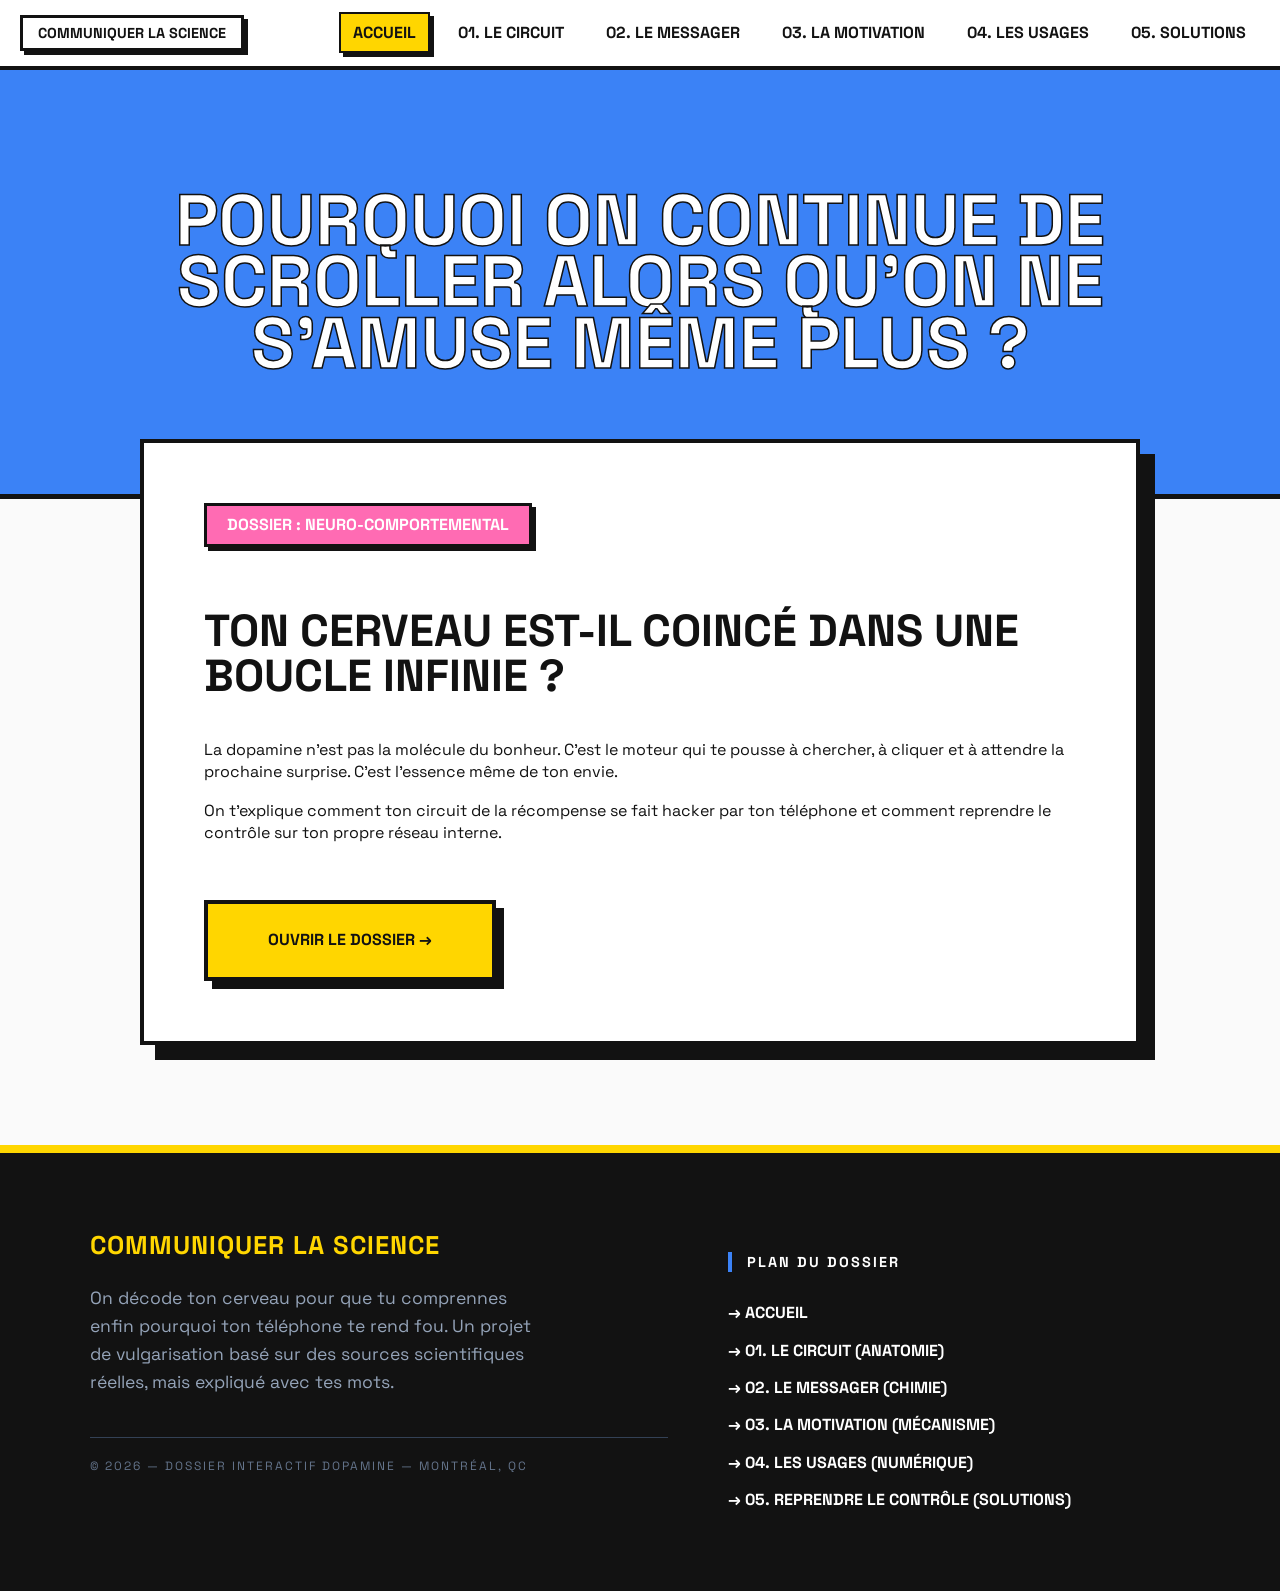
<file: index.html>
<!DOCTYPE html>
<html lang="fr">
<head>
    <meta charset="UTF-8">
    <title>COMMUNIQUER LA SCIENCE | Accueil</title>
    <style>
        @import url('https://fonts.googleapis.com/css2?family=Space+Grotesk:wght@500;700;800&display=swap');
        :root { --bg: #fafafa; --yellow: #FFD600; --blue: #3b82f6; --pink: #FF6BB3; --dark: #121212; }
        body { font-family: 'Space Grotesk', sans-serif; background-color: var(--bg); margin: 0; color: var(--dark); line-height: 1.4; }
        nav { background: white; border-bottom: 4px solid var(--dark); padding: 15px 20px; display: flex; justify-content: space-between; align-items: center; position: sticky; top: 0; z-index: 1000; }
        .nav-brand { font-weight: 800; text-transform: uppercase; border: 3px solid var(--dark); padding: 5px 15px; box-shadow: 4px 4px 0 var(--dark); background: white; font-size: 0.9rem; }
        .nav-menu a { text-decoration: none; color: var(--dark); font-weight: 700; margin-left: 10px; padding: 8px 12px; border: 2px solid transparent; }
        .nav-menu a.active { background: var(--yellow); border: 2px solid var(--dark); box-shadow: 4px 4px 0 var(--dark); }
        .hero { padding: 120px 20px; text-align: center; background: var(--blue); color: white; border-bottom: 5px solid var(--dark); }
        .hero h1 { font-size: 4.5rem; margin: 0; line-height: 0.85; text-transform: uppercase; -webkit-text-stroke: 1.5px var(--dark); }
        .container { max-width: 1000px; margin: -60px auto 100px auto; padding: 0 20px; }
        .main-card { background: white; border: 4px solid var(--dark); padding: 60px; box-shadow: 15px 15px 0 var(--dark); }
        .tag { display: inline-block; background: var(--pink); color: white; padding: 8px 20px; font-weight: 800; border: 3px solid var(--dark); margin-bottom: 25px; box-shadow: 4px 4px 0 var(--dark); text-transform: uppercase; }
        h2 { font-size: 2.8rem; line-height: 1; margin-bottom: 40px; text-transform: uppercase; }
        .btn { display: inline-block; background: var(--yellow); color: var(--dark); padding: 25px 60px; font-weight: 900; text-decoration: none; border: 4px solid var(--dark); box-shadow: 8px 8px 0 var(--dark); text-transform: uppercase; margin-top: 40px; transition: 0.2s; }
        footer { background: var(--dark); color: white; padding: 60px 20px; border-top: 5px solid var(--yellow); margin-top: 80px; }
    </style>
</head>
<body>
    <nav>
        <span class="nav-brand">Communiquer la science</span>
        <div class="nav-menu">
    <a href="index.html" class="active">ACCUEIL</a>
    <a href="anatomie.html">01. LE CIRCUIT</a>
    <a href="chimie.html">02. LE MESSAGER</a>
    <a href="mecanisme.html">03. LA MOTIVATION</a>
    <a href="addiction.html">04. LES USAGES</a>
    <a href="solutions.html">05. SOLUTIONS</a> </div>
    </nav>
<header class="hero">
    <h1>POURQUOI ON CONTINUE DE SCROLLER ALORS QU’ON NE S’AMUSE MÊME PLUS ?</h1></header>
    <main class="container">
        <div class="main-card">
    <span class="tag">Dossier : Neuro-comportemental</span>
    <h2>Ton cerveau est-il coincé dans une boucle infinie ?</h2>
    <p>La dopamine n'est pas la molécule du bonheur. C'est le moteur qui te pousse à chercher, à cliquer et à attendre la prochaine surprise. C'est l'essence même de ton envie.</p>
    <p>On t'explique comment ton circuit de la récompense se fait hacker par ton téléphone et comment reprendre le contrôle sur ton propre réseau interne.</p>
    <a href="anatomie.html" class="btn">Ouvrir le dossier →</a>
</div>
    </main>
    <footer style="background: var(--dark); color: white; padding: 80px 20px; border-top: 8px solid var(--yellow); margin-top: 100px;">
    <div style="max-width: 1100px; margin: 0 auto; display: grid; grid-template-columns: 1.5fr 1.2fr; gap: 60px;">
        
        <div>
            <h3 style="text-transform: uppercase; color: var(--yellow); font-size: 1.6rem; margin-top: 0; letter-spacing: 1px; line-height: 1;">Communiquer la science</h3>
            <p style="color: #94a3b8; font-size: 1.1rem; line-height: 1.6; max-width: 450px; margin-top: 20px;">
                On décode ton cerveau pour que tu comprennes enfin pourquoi ton téléphone te rend fou. Un projet de vulgarisation basé sur des sources scientifiques réelles, mais expliqué avec tes mots.
            </p>
            <div style="margin-top: 40px; font-size: 0.75rem; color: #64748b; text-transform: uppercase; letter-spacing: 2px; border-top: 1px solid #334155; padding-top: 20px;">
                © 2026 — Dossier Interactif Dopamine — Montréal, QC
            </div>
        </div>

        <div>
            <h4 style="text-transform: uppercase; font-size: 0.9rem; letter-spacing: 2px; color: white; margin-bottom: 30px; border-left: 4px solid var(--blue); padding-left: 15px;">Plan du dossier</h4>
            <div style="display: grid; grid-template-columns: 1fr; gap: 15px;">
                <a href="index.html" style="color: white; text-decoration: none; font-weight: 700; font-size: 1rem; transition: 0.2s;" onmouseover="this.style.color='var(--yellow)'" onmouseout="this.style.color='white'">→ ACCUEIL</a>
                
                <a href="anatomie.html" style="color: white; text-decoration: none; font-weight: 700; font-size: 1rem; transition: 0.2s;" onmouseover="this.style.color='var(--green)'" onmouseout="this.style.color='white'">→ 01. LE CIRCUIT (ANATOMIE)</a>
                
                <a href="chimie.html" style="color: white; text-decoration: none; font-weight: 700; font-size: 1rem; transition: 0.2s;" onmouseover="this.style.color='var(--purple)'" onmouseout="this.style.color='white'">→ 02. LE MESSAGER (CHIMIE)</a>
                
                <a href="mecanisme.html" style="color: white; text-decoration: none; font-weight: 700; font-size: 1rem; transition: 0.2s;" onmouseover="this.style.color='var(--orange)'" onmouseout="this.style.color='white'">→ 03. LA MOTIVATION (MÉCANISME)</a>
                
                <a href="addiction.html" style="color: white; text-decoration: none; font-weight: 700; font-size: 1rem; transition: 0.2s;" onmouseover="this.style.color='var(--pink)'" onmouseout="this.style.color='white'">→ 04. LES USAGES (NUMÉRIQUE)</a>
                
                <a href="solutions.html" style="color: white; text-decoration: none; font-weight: 700; font-size: 1rem; transition: 0.2s;" onmouseover="this.style.color='var(--yellow)'" onmouseout="this.style.color='white'">→ 05. REPRENDRE LE CONTRÔLE (SOLUTIONS)</a>
            </div>
        </div>
    </div>
</footer>
</body>
</html>
</file>
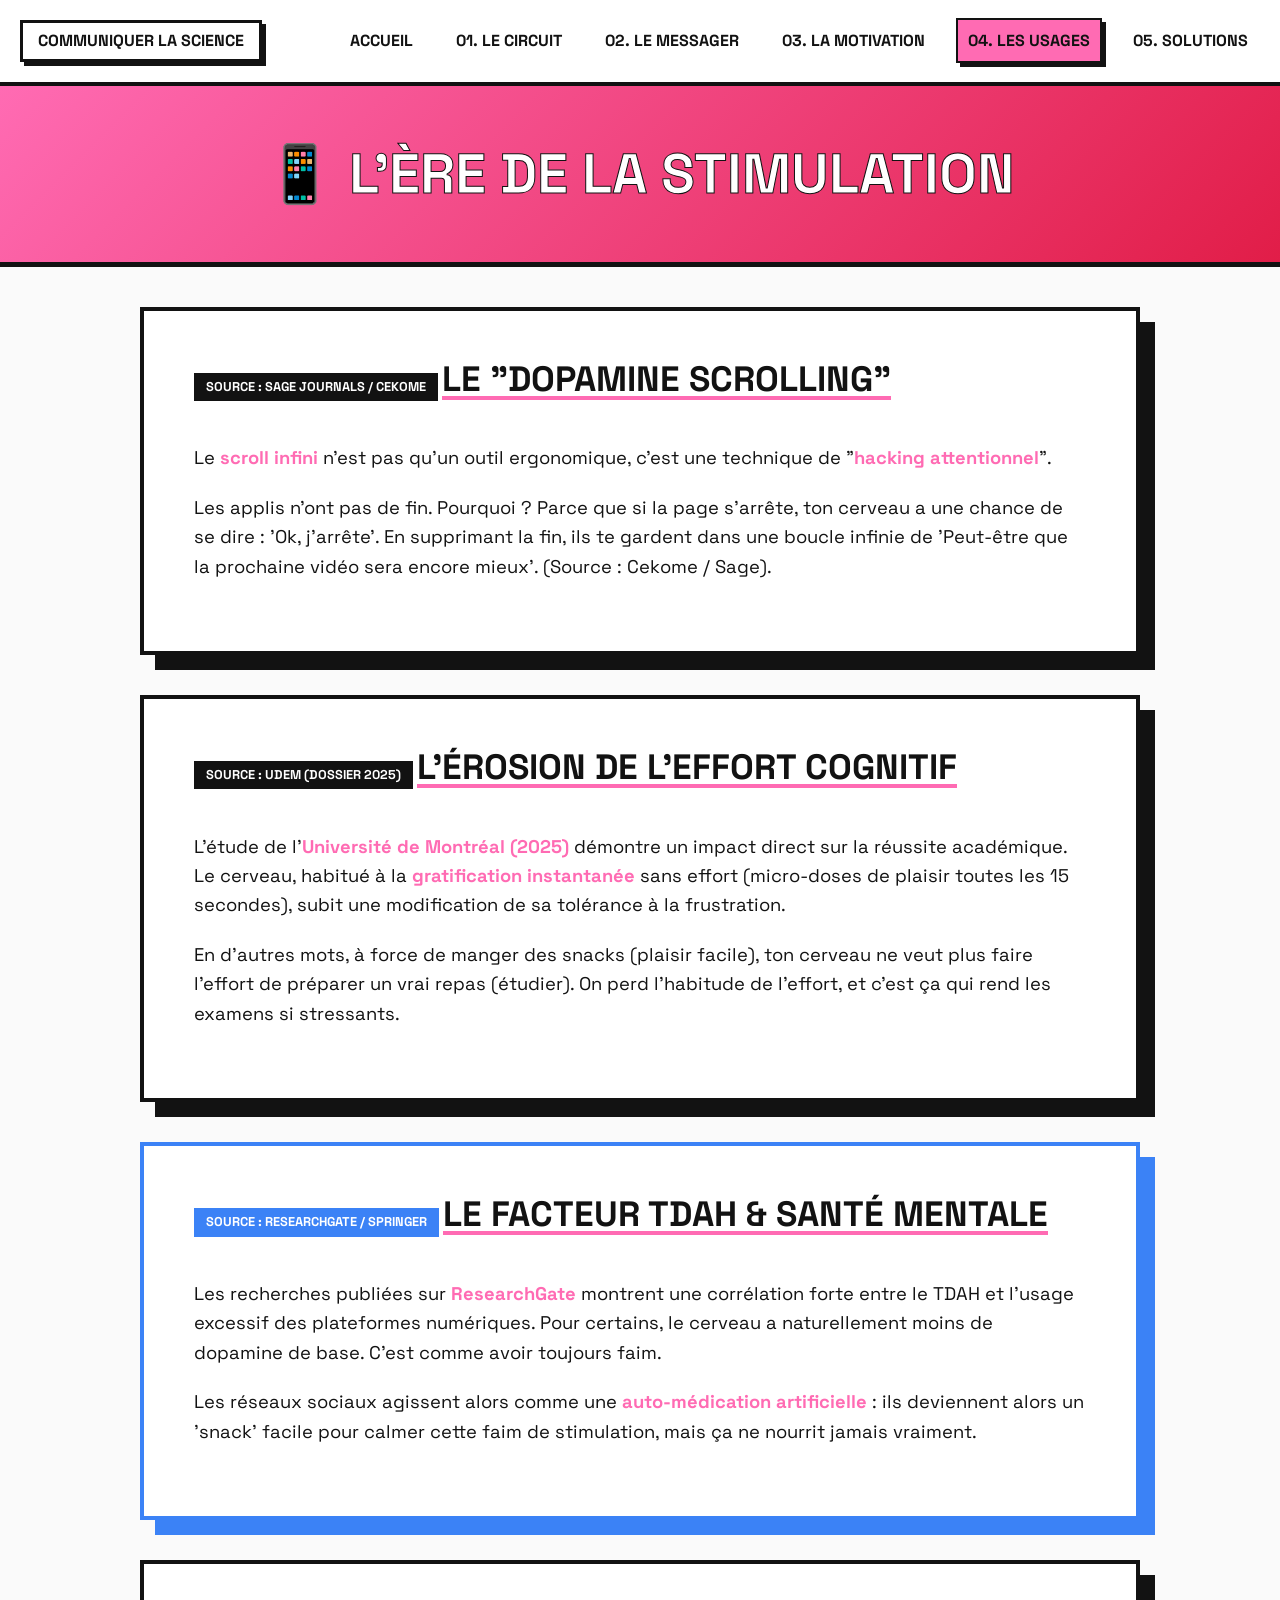
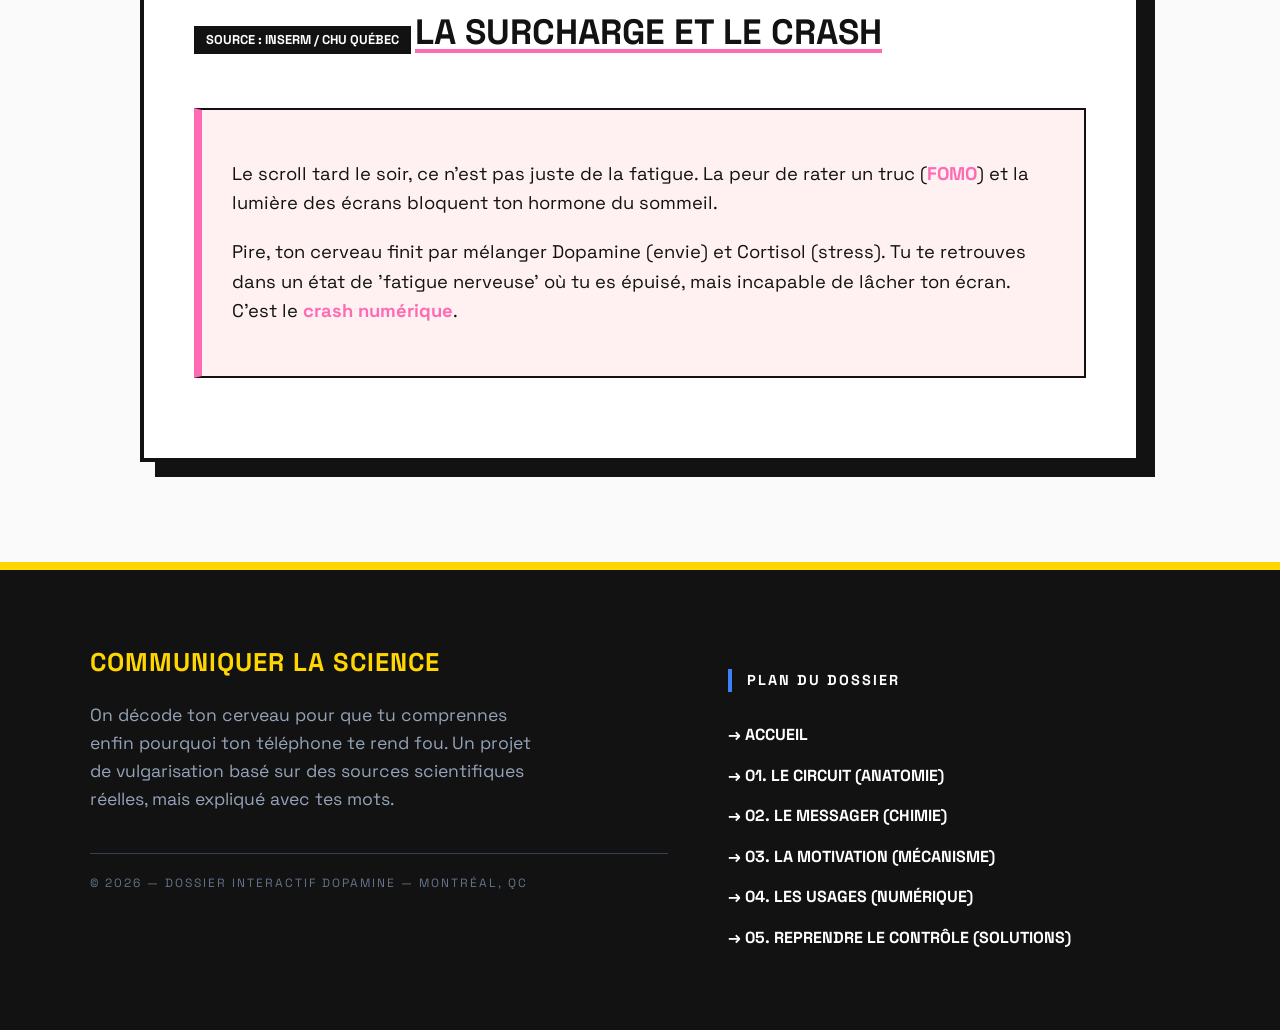
<file: addiction.html>
<!DOCTYPE html>
<html lang="fr">
<head>
    <meta charset="UTF-8">
    <title>04. LES USAGES | Communiquer la Science</title>
    <style>
        @import url('https://fonts.googleapis.com/css2?family=Space+Grotesk:wght@500;700;800&display=swap');
        :root { --bg: #fafafa; --pink: #FF6BB3; --dark: #121212; --blue: #3b82f6; --yellow: #FFD600; }
        
        body { font-family: 'Space Grotesk', sans-serif; background-color: var(--bg); margin: 0; line-height: 1.6; color: var(--dark); }
        
        /* Navigation (Identique aux autres pages) */
        nav { background: white; border-bottom: 4px solid var(--dark); padding: 20px; display: flex; justify-content: space-between; align-items: center; position: sticky; top: 0; z-index: 1000; }
        .nav-brand { font-weight: 800; text-transform: uppercase; border: 3px solid var(--dark); padding: 5px 15px; box-shadow: 4px 4px 0 var(--dark); background: white; }
        .nav-menu a { text-decoration: none; color: var(--dark); font-weight: 700; margin-left: 15px; padding: 10px; border: 2px solid transparent; }
        .nav-menu a.active { background: var(--pink); border: 2px solid var(--dark); box-shadow: 4px 4px 0 var(--dark); }

        /* Hero (Identique à Anatomie/Motivation) */
        .hero { background: linear-gradient(135deg, var(--pink), #e11d48); color: white; padding: 60px 20px; text-align: center; border-bottom: 5px solid var(--dark); }
        .hero h1 { font-size: 3.5rem; margin: 0; text-transform: uppercase; -webkit-text-stroke: 1px var(--dark); line-height: 1; }

        .container { max-width: 1000px; margin: 40px auto 100px auto; padding: 0 20px; }
        
        /* Grandes Cartes (Style Dossier) */
        .main-card { background: white; border: 4px solid var(--dark); padding: 50px; box-shadow: 15px 15px 0 var(--dark); margin-bottom: 40px; }
        
        .source-tag { background: var(--dark); color: white; padding: 4px 12px; font-size: 0.8rem; font-weight: 800; display: inline-block; margin-bottom: 20px; text-transform: uppercase; }
        
        h2 { font-size: 2.2rem; text-transform: uppercase; line-height: 1; margin-top: 0; margin-bottom: 25px; border-bottom: 4px solid var(--pink); display: inline-block; }
        h3 { font-size: 1.5rem; text-transform: uppercase; margin-top: 30px; color: var(--blue); }
        
        p { font-size: 1.15rem; margin-bottom: 20px; }
        b { color: var(--pink); }

        .highlight-box { background: #fff1f2; border-left: 8px solid var(--pink); padding: 30px; margin: 30px 0; border-top: 2px solid var(--dark); border-right: 2px solid var(--dark); border-bottom: 2px solid var(--dark); }
    </style>
</head>
<body>

    <nav>
        <span class="nav-brand">Communiquer la science</span>
        <div class="nav-menu">
    <a href="index.html">ACCUEIL</a>
    <a href="anatomie.html">01. LE CIRCUIT</a>
    <a href="chimie.html">02. LE MESSAGER</a>
    <a href="mecanisme.html">03. LA MOTIVATION</a>
    <a href="addiction.html" class="active">04. LES USAGES</a>
    <a href="solutions.html">05. SOLUTIONS</a> </div>
    </nav>

    <header class="hero">
        <h1>📱 L'Ère de la Stimulation</h1>
    </header>

    <main class="container">
        
        <div class="main-card">
            <span class="source-tag">Source : Sage Journals / Cekome</span>
            <h2>Le "Dopamine Scrolling"</h2>
            <p>Le <b>scroll infini</b> n'est pas qu'un outil ergonomique, c'est une technique de "<b>hacking attentionnel</b>".</p> 
            <p>Les applis n'ont pas de fin. Pourquoi ? Parce que si la page s'arrête, ton cerveau a une chance de se dire : 'Ok, j'arrête'. En supprimant la fin, ils te gardent dans une boucle infinie de 'Peut-être que la prochaine vidéo sera encore mieux'. (Source : Cekome / Sage).</p>
        </div>

        <div class="main-card">
            <span class="source-tag">Source : UdeM (Dossier 2025)</span>
            <h2>L'Érosion de l'Effort Cognitif</h2>
            <p>L'étude de l'<b>Université de Montréal (2025)</b> démontre un impact direct sur la réussite académique. Le cerveau, habitué à la <b>gratification instantanée</b> sans effort (micro-doses de plaisir toutes les 15 secondes), subit une modification de sa tolérance à la frustration.</p>
            <p>En d'autres mots, à force de manger des snacks (plaisir facile), ton cerveau ne veut plus faire l'effort de préparer un vrai repas (étudier). On perd l'habitude de l'effort, et c'est ça qui rend les examens si stressants.</p>
        </div>

        <div class="main-card" style="border-color: var(--blue); box-shadow: 15px 15px 0 var(--blue);">
            <span class="source-tag" style="background: var(--blue);">Source : ResearchGate / Springer</span>
            <h2>Le Facteur TDAH & Santé Mentale</h2>
            <p>Les recherches publiées sur <b>ResearchGate</b> montrent une corrélation forte entre le TDAH et l'usage excessif des plateformes numériques. Pour certains, le cerveau a naturellement moins de dopamine de base. C'est comme avoir toujours faim.</p>
            <p>Les réseaux sociaux agissent alors comme une <b>auto-médication artificielle</b> : ils deviennent alors un 'snack' facile pour calmer cette faim de stimulation, mais ça ne nourrit jamais vraiment.</p>
        </div>

        <div class="main-card">
            <span class="source-tag">Source : Inserm / CHU Québec</span>
            <h2>La Surcharge et le Crash</h2>
            <div class="highlight-box">
                <p>Le scroll tard le soir, ce n'est pas juste de la fatigue. La peur de rater un truc (<b>FOMO</b>) et la lumière des écrans bloquent ton hormone du sommeil.</p>
                <p>Pire, ton cerveau finit par mélanger Dopamine (envie) et Cortisol (stress). Tu te retrouves dans un état de 'fatigue nerveuse' où tu es épuisé, mais incapable de lâcher ton écran. C'est le <b>crash numérique</b>.</p>
            </div>
        </div>

    </main>
<footer style="background: var(--dark); color: white; padding: 80px 20px; border-top: 8px solid var(--yellow); margin-top: 100px;">
    <div style="max-width: 1100px; margin: 0 auto; display: grid; grid-template-columns: 1.5fr 1.2fr; gap: 60px;">
        
        <div>
            <h3 style="text-transform: uppercase; color: var(--yellow); font-size: 1.6rem; margin-top: 0; letter-spacing: 1px; line-height: 1;">Communiquer la science</h3>
            <p style="color: #94a3b8; font-size: 1.1rem; line-height: 1.6; max-width: 450px; margin-top: 20px;">
                On décode ton cerveau pour que tu comprennes enfin pourquoi ton téléphone te rend fou. Un projet de vulgarisation basé sur des sources scientifiques réelles, mais expliqué avec tes mots.
            </p>
            <div style="margin-top: 40px; font-size: 0.75rem; color: #64748b; text-transform: uppercase; letter-spacing: 2px; border-top: 1px solid #334155; padding-top: 20px;">
                © 2026 — Dossier Interactif Dopamine — Montréal, QC
            </div>
        </div>

        <div>
            <h4 style="text-transform: uppercase; font-size: 0.9rem; letter-spacing: 2px; color: white; margin-bottom: 30px; border-left: 4px solid var(--blue); padding-left: 15px;">Plan du dossier</h4>
            <div style="display: grid; grid-template-columns: 1fr; gap: 15px;">
                <a href="index.html" style="color: white; text-decoration: none; font-weight: 700; font-size: 1rem; transition: 0.2s;" onmouseover="this.style.color='var(--yellow)'" onmouseout="this.style.color='white'">→ ACCUEIL</a>
                
                <a href="anatomie.html" style="color: white; text-decoration: none; font-weight: 700; font-size: 1rem; transition: 0.2s;" onmouseover="this.style.color='var(--green)'" onmouseout="this.style.color='white'">→ 01. LE CIRCUIT (ANATOMIE)</a>
                
                <a href="chimie.html" style="color: white; text-decoration: none; font-weight: 700; font-size: 1rem; transition: 0.2s;" onmouseover="this.style.color='var(--purple)'" onmouseout="this.style.color='white'">→ 02. LE MESSAGER (CHIMIE)</a>
                
                <a href="mecanisme.html" style="color: white; text-decoration: none; font-weight: 700; font-size: 1rem; transition: 0.2s;" onmouseover="this.style.color='var(--orange)'" onmouseout="this.style.color='white'">→ 03. LA MOTIVATION (MÉCANISME)</a>
                
                <a href="addiction.html" style="color: white; text-decoration: none; font-weight: 700; font-size: 1rem; transition: 0.2s;" onmouseover="this.style.color='var(--pink)'" onmouseout="this.style.color='white'">→ 04. LES USAGES (NUMÉRIQUE)</a>
                
                <a href="solutions.html" style="color: white; text-decoration: none; font-weight: 700; font-size: 1rem; transition: 0.2s;" onmouseover="this.style.color='var(--yellow)'" onmouseout="this.style.color='white'">→ 05. REPRENDRE LE CONTRÔLE (SOLUTIONS)</a>
            </div>
        </div>
    </div>
</footer>
</body>
</html>
</file>
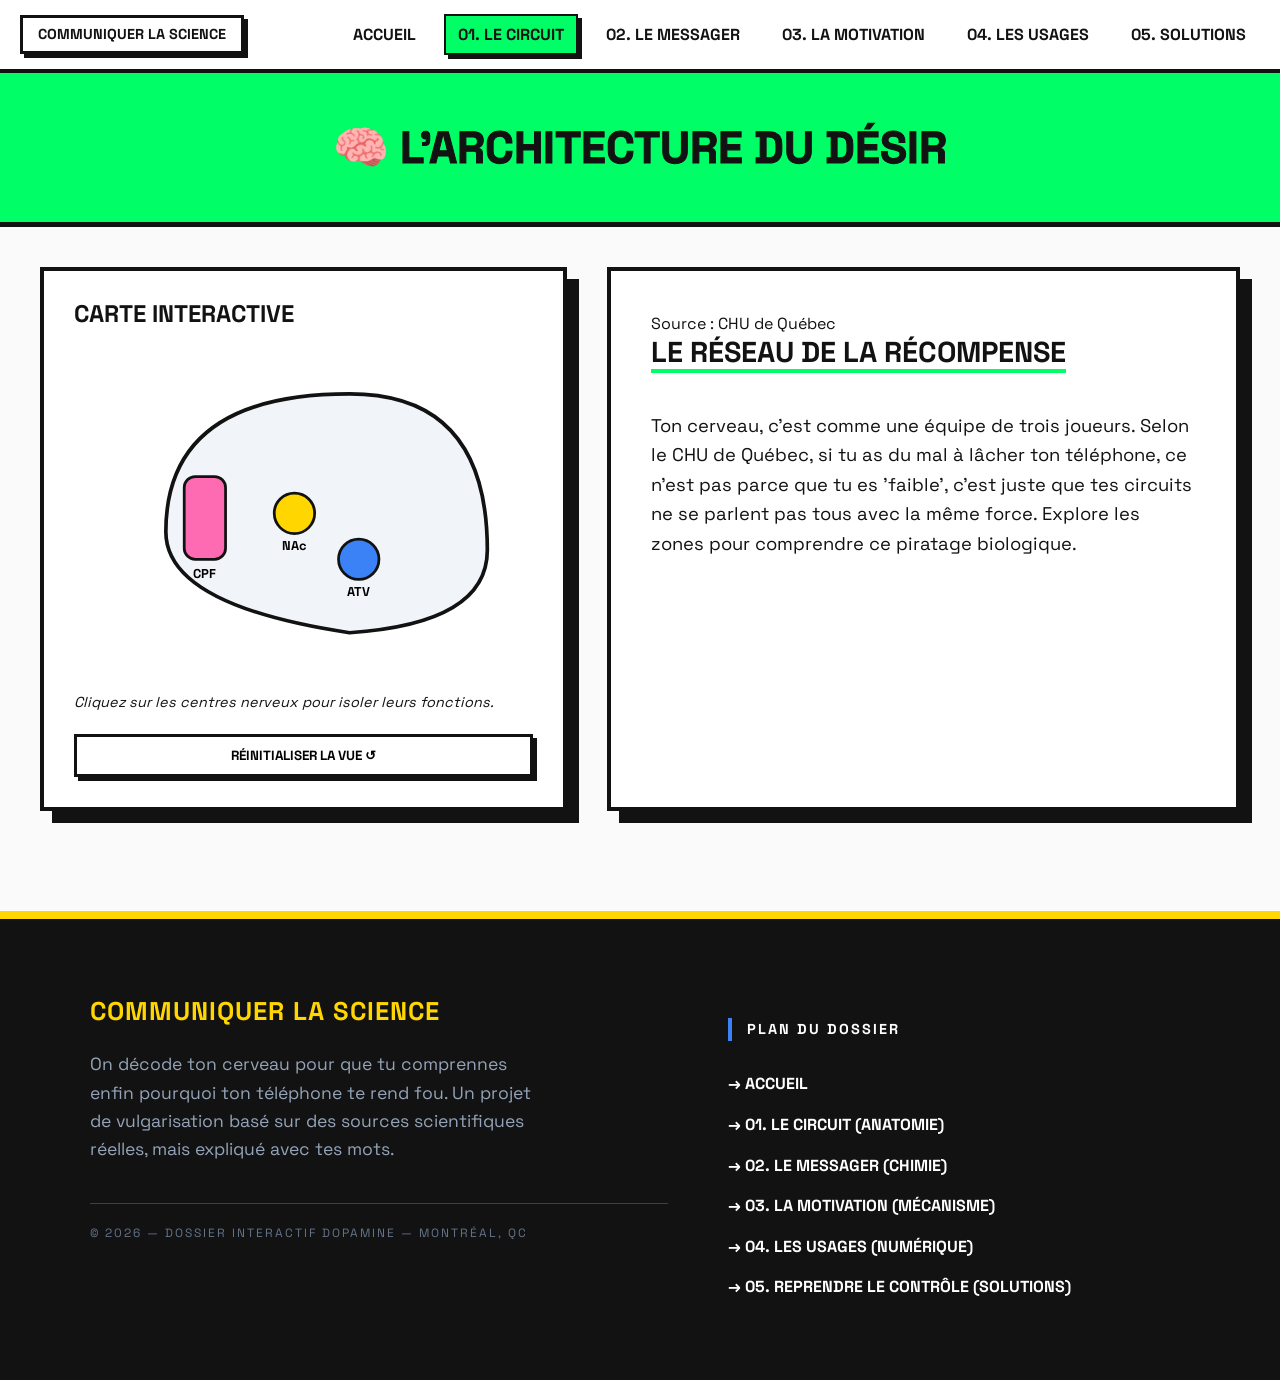
<file: anatomie.html>
<!DOCTYPE html>
<html lang="fr">
<head>
    <meta charset="UTF-8">
    <title>01. LE CIRCUIT | Communiquer la Science</title>
    <style>
        @import url('https://fonts.googleapis.com/css2?family=Space+Grotesk:wght@500;700;800&display=swap');
        :root { --bg: #fafafa; --blue: #3b82f6; --dark: #121212; --green: #00FF66; --yellow: #FFD600; --pink: #FF6BB3; }
        
        body { font-family: 'Space Grotesk', sans-serif; background-color: var(--bg); margin: 0; line-height: 1.6; color: var(--dark); }
        
        /* Navigation Sticky */
        nav { background: white; border-bottom: 4px solid var(--dark); padding: 15px 20px; display: flex; justify-content: space-between; align-items: center; position: sticky; top: 0; z-index: 1000; }
        .nav-brand { font-weight: 800; text-transform: uppercase; border: 3px solid var(--dark); padding: 5px 15px; box-shadow: 4px 4px 0 var(--dark); background: white; font-size: 0.9rem; }
        .nav-menu a { text-decoration: none; color: var(--dark); font-weight: 700; margin-left: 10px; padding: 8px 12px; border: 2px solid transparent; }
        .nav-menu a.active { background: var(--green); border: 2px solid var(--dark); box-shadow: 4px 4px 0 var(--dark); }

        /* Hero Section : On réduit le padding et la taille du texte */
.hero { 
    background: var(--green); 
    color: var(--dark); 
    padding: 50px 20px; /* Réduit de 80px à 50px */
    text-align: center; 
    border-bottom: 5px solid var(--dark); 
}

.hero h1 { 
    font-size: 2.8rem; /* Réduit de 4rem à 2.8rem */
    margin: 0; 
    text-transform: uppercase; 
    -webkit-text-stroke: 1px var(--dark); 
    line-height: 1.1; 
}

        .container { max-width: 1200px; margin: 40px auto; padding: 0 20px; display: grid; grid-template-columns: 1fr 1.2fr; gap: 40px; }
        
        .card { background: white; border: 4px solid var(--dark); padding: 30px; box-shadow: 12px 12px 0 var(--dark); }
        .info-panel { background: white; border: 4px solid var(--dark); padding: 40px; box-shadow: 12px 12px 0 var(--dark); min-height: 450px; }
        
        .zone-btn { cursor: pointer; transition: 0.2s; }
        .zone-btn:hover { filter: brightness(1.1); transform: scale(1.02); }
        
        /* Titre H2 dans le panneau latéral (pour être cohérent) */
h2 { 
    text-transform: uppercase; 
    font-size: 1.8rem; /* Réduit de 2.2rem à 1.8rem */
    margin: 0 0 20px 0; 
    line-height: 1.1; 
    border-bottom: 4px solid var(--green); 
    display: inline-block; 
}
        
        /* Texte P harmonisé à 1.15rem */
        p { font-size: 1.15rem; margin-bottom: 20px; }

        .reset-btn { margin-top: 20px; background: var(--dark); color: white; border: none; padding: 12px 20px; cursor: pointer; font-family: inherit; font-weight: 800; text-transform: uppercase; box-shadow: 4px 4px 0 var(--blue); transition: 0.2s; }
        .reset-btn:hover { transform: translate(-2px, -2px); box-shadow: 6px 6px 0 var(--blue); }

        footer { background: var(--dark); color: white; padding: 80px 20px; border-top: 8px solid var(--yellow); margin-top: 100px; }
    </style>
</head>
<body>

    <nav>
        <span class="nav-brand">Communiquer la science</span>
        <div class="nav-menu">
    <a href="index.html">ACCUEIL</a>
    <a href="anatomie.html" class="active">01. LE CIRCUIT</a>
    <a href="chimie.html">02. LE MESSAGER</a>
    <a href="mecanisme.html">03. LA MOTIVATION</a>
    <a href="addiction.html">04. LES USAGES</a>
    <a href="solutions.html">05. SOLUTIONS</a> </div>
    </nav>

    <header class="hero">
        <h1>🧠 L'ARCHITECTURE DU DÉSIR</h1>
    </header>

    <div class="container">
        <div class="card">
            <h2 style="font-size:1.5rem; border:none;">Carte Interactive</h2>
            <svg viewBox="0 0 500 350" xmlns="http://www.w3.org/2000/svg">
                <path d="M100,200 Q100,50 300,50 Q450,50 450,220 Q450,300 300,310 Q100,280 100,200" fill="#f1f5f9" stroke="#121212" stroke-width="4"/>
                <circle class="zone-btn" cx="310" cy="230" r="22" fill="var(--blue)" stroke="var(--dark)" stroke-width="3" onclick="update('atv')"/>
                <circle class="zone-btn" cx="240" cy="180" r="22" fill="var(--yellow)" stroke="var(--dark)" stroke-width="3" onclick="update('nac')"/>
                <rect class="zone-btn" x="120" y="140" width="45" height="90" rx="12" fill="var(--pink)" stroke="var(--dark)" stroke-width="3" onclick="update('cpf')"/>
                <text x="310" y="270" text-anchor="middle" font-weight="900" font-size="14">ATV</text>
                <text x="240" y="220" text-anchor="middle" font-weight="900" font-size="14">NAc</text>
                <text x="142" y="250" text-anchor="middle" font-weight="900" font-size="14">CPF</text>
            </svg>
            <p style="font-size: 0.9rem;"><i>Cliquez sur les centres nerveux pour isoler leurs fonctions.</i></p>
            <button onclick="update('default')" style="width:100%; background:white; border:3px solid var(--dark); padding:10px; font-family:inherit; font-weight:800; cursor:pointer; box-shadow:4px 4px 0 var(--dark);">RÉINITIALISER LA VUE ↺</button>
        </div>

        <div class="info-panel" id="display">
            <span class="source-label">Source : CHU de Québec</span>
            <h2>Le Réseau de la Récompense</h2>
            <p>Ton cerveau, c'est comme une équipe de trois joueurs. Selon le CHU de Québec, si tu as du mal à lâcher ton téléphone, ce n'est pas parce que tu es 'faible', c'est juste que tes circuits ne se parlent pas tous avec la même force.
            Explore les zones pour comprendre ce piratage biologique.</p>
        </div>
    </div>

    <script>
        const content = {
            atv: {
                title: "L'Aire Tegmentale Ventrale (ATV)",
                src: "Source : Institut du Cerveau",
                text: "<p>Vois l'ATV comme le bouton START de ton envie. Située tout au fond de ton cerveau, c'est elle qui injecte la dose de dopamine dès qu'elle repère un truc potentiellement cool. Elle ne crée pas le plaisir, elle crée l'anticipation.</p>"
            },
            nac: {
                title: "Le Noyau Accumbens (NAc)",
                src: "Source : Inserm",
                text: "<p>C'est lui qui te fait tendre le bras vers ton téléphone avant même que tu aies décidé de le faire. C'est le centre de l'impulsion.</p>"
            },
            cpf: {
                title: "Le Cortex Préfrontal (CPF)",
                src: "Source : CHU de Québec / UdeM",
                text: "<p>Le Cortex Préfrontal, c'est le cerveau adulte qui essaie de garder le contrôle. Son job ? Te dire : 'Laisse tomber ce scroll, on a un examen demain'. Le problème pour nous, les jeunes adultes ? Ce manager est encore en pleine formation (maturation). Face à l'envie brutale qui crie super fort, ton CPF a parfois une petite voix toute faible. Ce n'est pas un manque de volonté, c'est juste que ton 'frein' biologique est encore en train de s'installer.</p>"
            },
            default: {
                title: "Le Réseau de la Récompense",
                src: "Source : CHU de Québec",
                text: "<p>Ton cerveau, c'est comme une équipe de trois joueurs. Selon le CHU de Québec, si tu as du mal à lâcher ton téléphone, ce n'est pas parce que tu es 'faible', c'est juste que tes circuits ne se parlent pas tous avec la même force.</p>"
            }
        };

        function update(z) {
            const d = content[z];
            let html = `<span class="source-label">${d.src}</span><h2>${d.title}</h2>${d.text}`;
            if (z !== 'default') {
                html += `<button class="reset-btn" onclick="update('default')">← Retour à l'intro</button>`;
            }
            document.getElementById('display').innerHTML = html;
        }
    </script>

    <footer style="background: var(--dark); color: white; padding: 80px 20px; border-top: 8px solid var(--yellow); margin-top: 100px;">
    <div style="max-width: 1100px; margin: 0 auto; display: grid; grid-template-columns: 1.5fr 1.2fr; gap: 60px;">
        
        <div>
            <h3 style="text-transform: uppercase; color: var(--yellow); font-size: 1.6rem; margin-top: 0; letter-spacing: 1px; line-height: 1;">Communiquer la science</h3>
            <p style="color: #94a3b8; font-size: 1.1rem; line-height: 1.6; max-width: 450px; margin-top: 20px;">
                On décode ton cerveau pour que tu comprennes enfin pourquoi ton téléphone te rend fou. Un projet de vulgarisation basé sur des sources scientifiques réelles, mais expliqué avec tes mots.
            </p>
            <div style="margin-top: 40px; font-size: 0.75rem; color: #64748b; text-transform: uppercase; letter-spacing: 2px; border-top: 1px solid #334155; padding-top: 20px;">
                © 2026 — Dossier Interactif Dopamine — Montréal, QC
            </div>
        </div>

        <div>
            <h4 style="text-transform: uppercase; font-size: 0.9rem; letter-spacing: 2px; color: white; margin-bottom: 30px; border-left: 4px solid var(--blue); padding-left: 15px;">Plan du dossier</h4>
            <div style="display: grid; grid-template-columns: 1fr; gap: 15px;">
                <a href="index.html" style="color: white; text-decoration: none; font-weight: 700; font-size: 1rem; transition: 0.2s;" onmouseover="this.style.color='var(--yellow)'" onmouseout="this.style.color='white'">→ ACCUEIL</a>
                
                <a href="anatomie.html" style="color: white; text-decoration: none; font-weight: 700; font-size: 1rem; transition: 0.2s;" onmouseover="this.style.color='var(--green)'" onmouseout="this.style.color='white'">→ 01. LE CIRCUIT (ANATOMIE)</a>
                
                <a href="chimie.html" style="color: white; text-decoration: none; font-weight: 700; font-size: 1rem; transition: 0.2s;" onmouseover="this.style.color='var(--purple)'" onmouseout="this.style.color='white'">→ 02. LE MESSAGER (CHIMIE)</a>
                
                <a href="mecanisme.html" style="color: white; text-decoration: none; font-weight: 700; font-size: 1rem; transition: 0.2s;" onmouseover="this.style.color='var(--orange)'" onmouseout="this.style.color='white'">→ 03. LA MOTIVATION (MÉCANISME)</a>
                
                <a href="addiction.html" style="color: white; text-decoration: none; font-weight: 700; font-size: 1rem; transition: 0.2s;" onmouseover="this.style.color='var(--pink)'" onmouseout="this.style.color='white'">→ 04. LES USAGES (NUMÉRIQUE)</a>
                
                <a href="solutions.html" style="color: white; text-decoration: none; font-weight: 700; font-size: 1rem; transition: 0.2s;" onmouseover="this.style.color='var(--yellow)'" onmouseout="this.style.color='white'">→ 05. REPRENDRE LE CONTRÔLE (SOLUTIONS)</a>
            </div>
        </div>
    </div>
</footer>

</body>
</html>
</file>
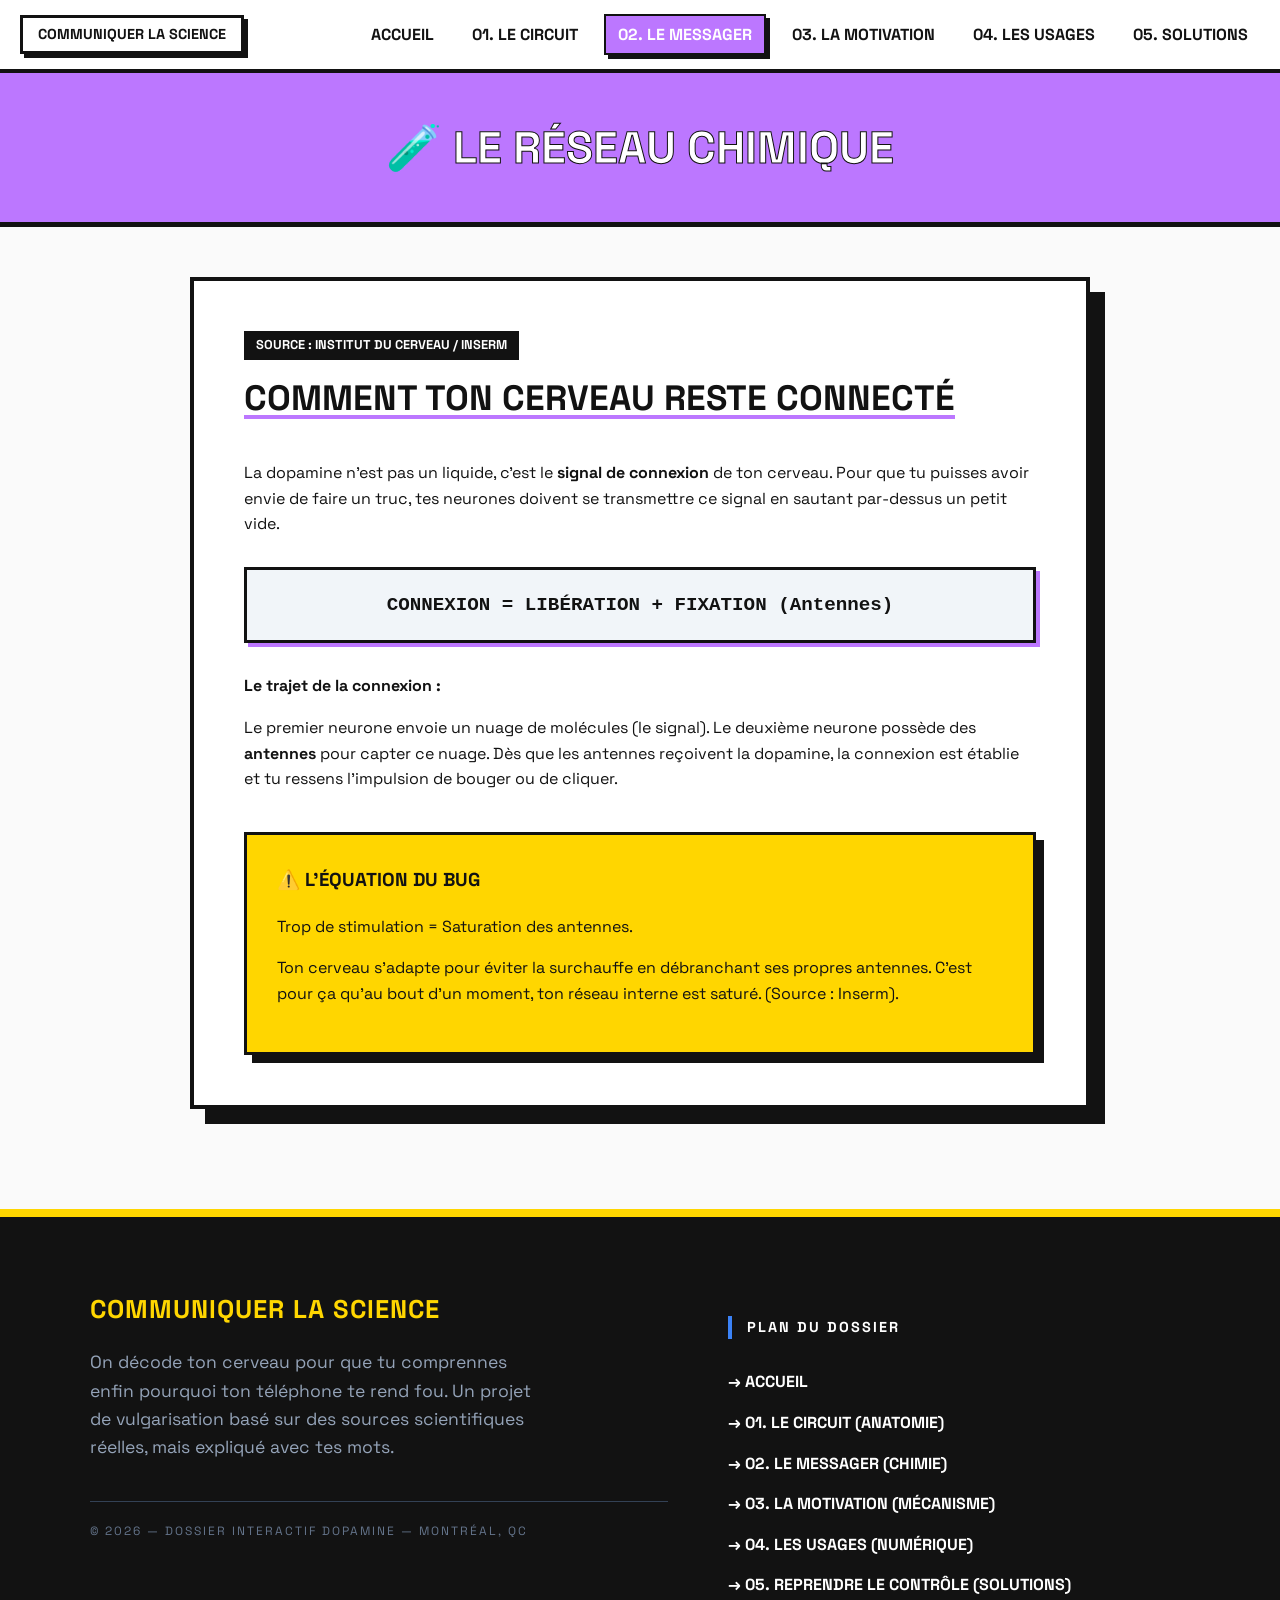
<file: chimie.html>
<!DOCTYPE html>
<html lang="fr">
<head>
    <meta charset="UTF-8">
    <title>02. LE MESSAGER | Communiquer la Science</title>
    <style>
        @import url('https://fonts.googleapis.com/css2?family=Space+Grotesk:wght@500;700;800&display=swap');
        :root { --bg: #fafafa; --dark: #121212; --purple: #BC77FF; --yellow: #FFD600; --blue: #3b82f6; }
        
        body { font-family: 'Space Grotesk', sans-serif; background-color: var(--bg); margin: 0; line-height: 1.6; color: var(--dark); }
        
        nav { background: white; border-bottom: 4px solid var(--dark); padding: 15px 20px; display: flex; justify-content: space-between; align-items: center; position: sticky; top: 0; z-index: 1000; }
        .nav-brand { font-weight: 800; text-transform: uppercase; border: 3px solid var(--dark); padding: 5px 15px; box-shadow: 4px 4px 0 var(--dark); background: white; font-size: 0.9rem; }
        .nav-menu a { text-decoration: none; color: var(--dark); font-weight: 700; margin-left: 10px; padding: 8px 12px; }
        .nav-menu a.active { background: var(--purple); border: 2px solid var(--dark); color: white; box-shadow: 4px 4px 0 var(--dark); }

        .hero { background: var(--purple); color: white; padding: 50px 20px; text-align: center; border-bottom: 5px solid var(--dark); }
        .hero h1 { font-size: 2.8rem; margin: 0; text-transform: uppercase; -webkit-text-stroke: 1px var(--dark); line-height: 1.1; }

        .container { max-width: 900px; margin: 50px auto; padding: 0 20px; }
        .main-card { background: white; border: 4px solid var(--dark); padding: 50px; box-shadow: 15px 15px 0 var(--dark); margin-bottom: 50px; }
        .source-tag { background: var(--dark); color: white; padding: 4px 12px; font-size: 0.8rem; font-weight: 800; display: inline-block; margin-bottom: 20px; text-transform: uppercase; }
        
        h2 { font-size: 2.2rem; text-transform: uppercase; line-height: 1; margin-top: 0; margin-bottom: 25px; border-bottom: 4px solid var(--purple); display: inline-block; }
        .highlight-box { background: var(--yellow); border: 3px solid var(--dark); padding: 30px; box-shadow: 8px 8px 0 var(--dark); margin-top: 40px; }
        
        footer { background: var(--dark); color: white; padding: 80px 20px; border-top: 8px solid var(--yellow); margin-top: 100px; }
    </style>
</head>
<body>

    <nav>
        <span class="nav-brand">Communiquer la science</span>
        <div class="nav-menu">
    <a href="index.html">ACCUEIL</a>
    <a href="anatomie.html">01. LE CIRCUIT</a>
    <a href="chimie.html" class="active">02. LE MESSAGER</a>
    <a href="mecanisme.html">03. LA MOTIVATION</a>
    <a href="addiction.html">04. LES USAGES</a>
    <a href="solutions.html">05. SOLUTIONS</a> </div>
    </nav>

    <header class="hero">
        <h1>🧪 LE RÉSEAU CHIMIQUE</h1>
    </header>

    <main class="container">
        <div class="main-card">
    <span class="source-tag">Source : Institut du Cerveau / Inserm</span>
    <h2>Comment ton cerveau reste connecté</h2>
    <p>La dopamine n'est pas un liquide, c'est le <b>signal de connexion</b> de ton cerveau. Pour que tu puisses avoir envie de faire un truc, tes neurones doivent se transmettre ce signal en sautant par-dessus un petit vide.</p>
    
    <div style="background: #f1f5f9; border: 3px solid var(--dark); padding: 20px; margin: 30px 0; font-family: monospace; font-size: 1.2rem; font-weight: bold; text-align: center; box-shadow: 4px 4px 0 var(--purple);">
        CONNEXION = LIBÉRATION + FIXATION (Antennes)
    </div>

    <p><b>Le trajet de la connexion :</b></p>
    <p>Le premier neurone envoie un nuage de molécules (le signal). Le deuxième neurone possède des <b>antennes</b> pour capter ce nuage. Dès que les antennes reçoivent la dopamine, la connexion est établie et tu ressens l'impulsion de bouger ou de cliquer.</p>

    <div class="highlight-box">
        <h3 style="margin-top:0; border:none; padding:0; text-transform: uppercase;">⚠️ L'équation du bug</h3>
        <p>Trop de stimulation = Saturation des antennes.</p>
        <p>Ton cerveau s'adapte pour éviter la surchauffe en débranchant ses propres antennes. C'est pour ça qu'au bout d'un moment, ton réseau interne est saturé. (Source : Inserm).</p>
    </div>
</div>
    </main>

   <footer style="background: var(--dark); color: white; padding: 80px 20px; border-top: 8px solid var(--yellow); margin-top: 100px;">
    <div style="max-width: 1100px; margin: 0 auto; display: grid; grid-template-columns: 1.5fr 1.2fr; gap: 60px;">
        
        <div>
            <h3 style="text-transform: uppercase; color: var(--yellow); font-size: 1.6rem; margin-top: 0; letter-spacing: 1px; line-height: 1;">Communiquer la science</h3>
            <p style="color: #94a3b8; font-size: 1.1rem; line-height: 1.6; max-width: 450px; margin-top: 20px;">
                On décode ton cerveau pour que tu comprennes enfin pourquoi ton téléphone te rend fou. Un projet de vulgarisation basé sur des sources scientifiques réelles, mais expliqué avec tes mots.
            </p>
            <div style="margin-top: 40px; font-size: 0.75rem; color: #64748b; text-transform: uppercase; letter-spacing: 2px; border-top: 1px solid #334155; padding-top: 20px;">
                © 2026 — Dossier Interactif Dopamine — Montréal, QC
            </div>
        </div>

        <div>
            <h4 style="text-transform: uppercase; font-size: 0.9rem; letter-spacing: 2px; color: white; margin-bottom: 30px; border-left: 4px solid var(--blue); padding-left: 15px;">Plan du dossier</h4>
            <div style="display: grid; grid-template-columns: 1fr; gap: 15px;">
                <a href="index.html" style="color: white; text-decoration: none; font-weight: 700; font-size: 1rem; transition: 0.2s;" onmouseover="this.style.color='var(--yellow)'" onmouseout="this.style.color='white'">→ ACCUEIL</a>
                
                <a href="anatomie.html" style="color: white; text-decoration: none; font-weight: 700; font-size: 1rem; transition: 0.2s;" onmouseover="this.style.color='var(--green)'" onmouseout="this.style.color='white'">→ 01. LE CIRCUIT (ANATOMIE)</a>
                
                <a href="chimie.html" style="color: white; text-decoration: none; font-weight: 700; font-size: 1rem; transition: 0.2s;" onmouseover="this.style.color='var(--purple)'" onmouseout="this.style.color='white'">→ 02. LE MESSAGER (CHIMIE)</a>
                
                <a href="mecanisme.html" style="color: white; text-decoration: none; font-weight: 700; font-size: 1rem; transition: 0.2s;" onmouseover="this.style.color='var(--orange)'" onmouseout="this.style.color='white'">→ 03. LA MOTIVATION (MÉCANISME)</a>
                
                <a href="addiction.html" style="color: white; text-decoration: none; font-weight: 700; font-size: 1rem; transition: 0.2s;" onmouseover="this.style.color='var(--pink)'" onmouseout="this.style.color='white'">→ 04. LES USAGES (NUMÉRIQUE)</a>
                
                <a href="solutions.html" style="color: white; text-decoration: none; font-weight: 700; font-size: 1rem; transition: 0.2s;" onmouseover="this.style.color='var(--yellow)'" onmouseout="this.style.color='white'">→ 05. REPRENDRE LE CONTRÔLE (SOLUTIONS)</a>
            </div>
        </div>
    </div>
</footer>
</body>
</html>
</file>
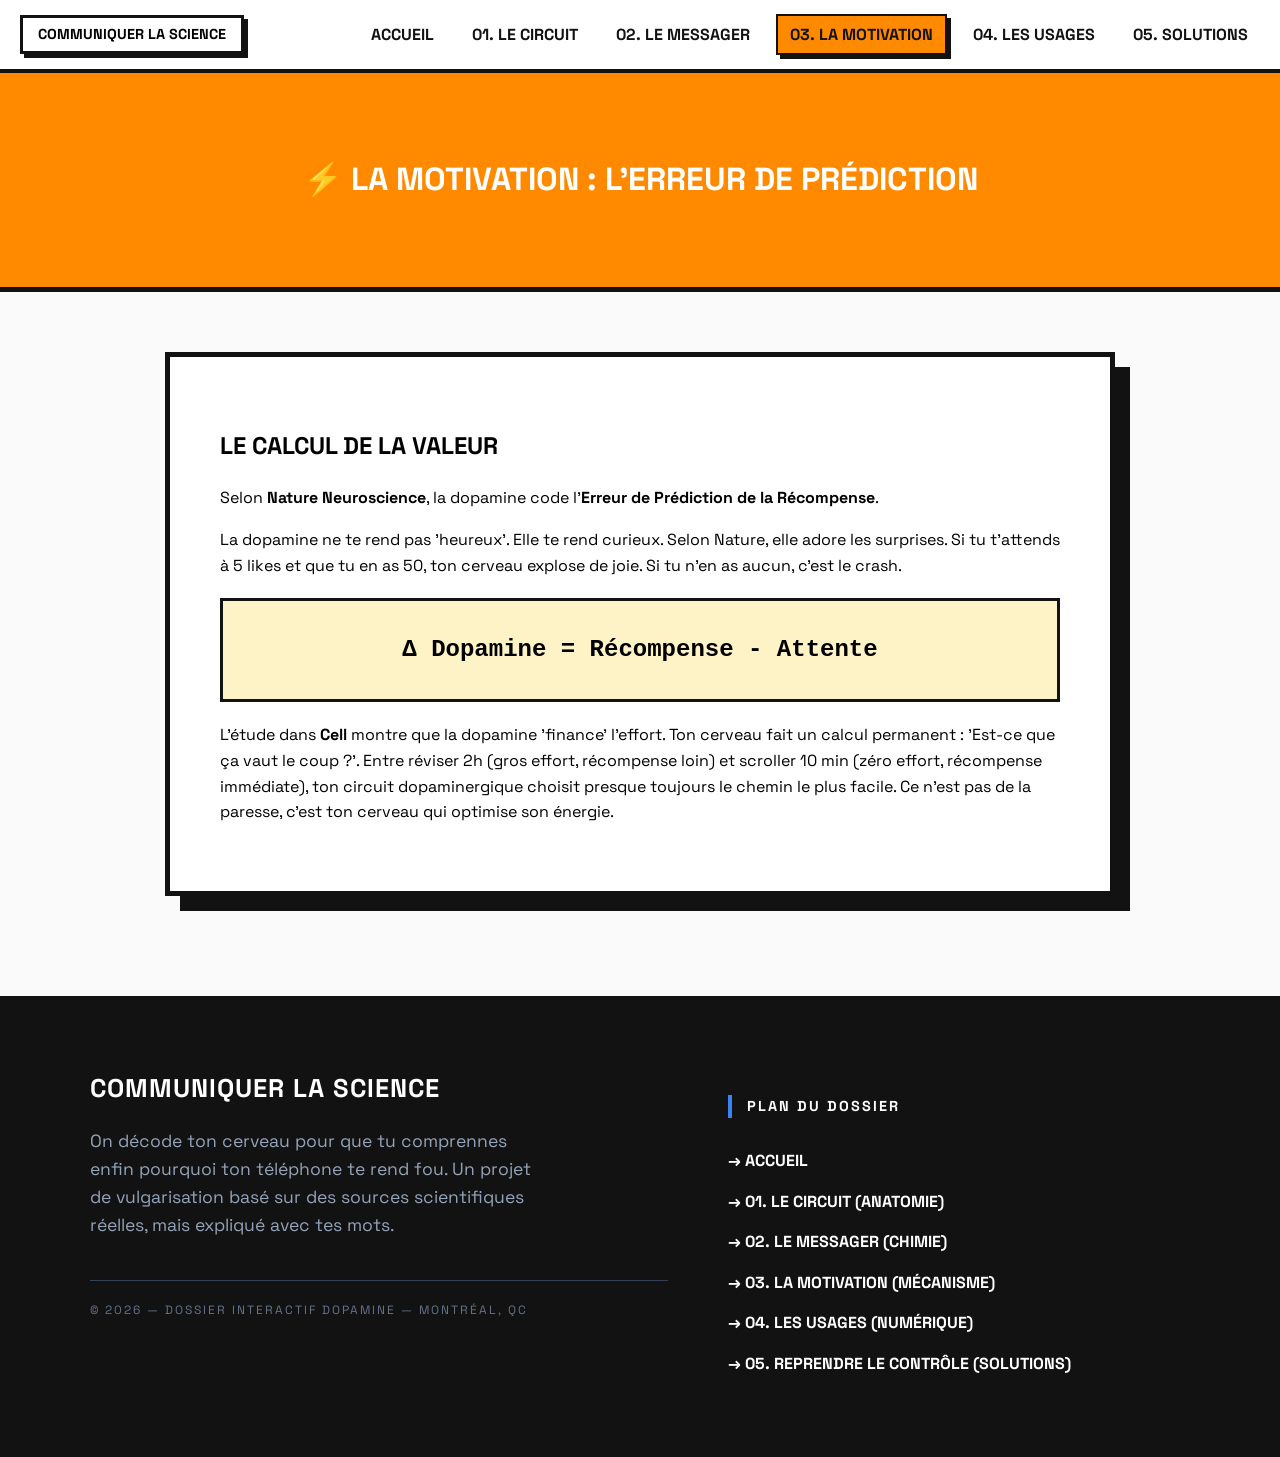
<file: mecanisme.html>
<!DOCTYPE html>
<html lang="fr">
<head>
    <meta charset="UTF-8">
    <title>03. LA MOTIVATION | Communiquer la Science</title>
    <style>
        @import url('https://fonts.googleapis.com/css2?family=Space+Grotesk:wght@500;700;800&display=swap');
        :root { --bg: #fafafa; --orange: #FF8A00; --dark: #121212; --blue: #3b82f6; }
        body { font-family: 'Space Grotesk', sans-serif; background-color: var(--bg); margin: 0; line-height: 1.6; }
        nav { background: white; border-bottom: 4px solid var(--dark); padding: 15px 20px; display: flex; justify-content: space-between; align-items: center; position: sticky; top: 0; z-index: 1000; }
        .nav-brand { font-weight: 800; text-transform: uppercase; border: 3px solid var(--dark); padding: 5px 15px; box-shadow: 4px 4px 0 var(--dark); background: white; font-size: 0.9rem; }
        .nav-menu a { text-decoration: none; color: var(--dark); font-weight: 700; margin-left: 10px; padding: 8px 12px; }
        .nav-menu a.active { background: var(--orange); border: 2px solid var(--dark); box-shadow: 4px 4px 0 var(--dark); }
        .hero { background: var(--orange); color: white; padding: 60px 20px; text-align: center; border-bottom: 5px solid var(--dark); }
        .container { max-width: 950px; margin: 60px auto; padding: 0 20px; }
        .card { background: white; border: 5px solid var(--dark); padding: 50px; box-shadow: 15px 15px 0 var(--dark); }
        .formula { background: #fef3c7; border: 3px solid var(--dark); padding: 30px; font-family: monospace; font-size: 1.5rem; font-weight: bold; text-align: center; margin: 20px 0; }
        footer { background: var(--dark); color: white; padding: 60px 20px; border-top: 5px solid var(--orange); margin-top: 80px; }
    </style>
</head>
<body>
    <nav>
        <span class="nav-brand">Communiquer la science</span>
        <div class="nav-menu">
    <a href="index.html">ACCUEIL</a>
    <a href="anatomie.html">01. LE CIRCUIT</a>
    <a href="chimie.html">02. LE MESSAGER</a>
    <a href="mecanisme.html" class="active">03. LA MOTIVATION</a>
    <a href="addiction.html">04. LES USAGES</a>
    <a href="solutions.html">05. SOLUTIONS</a> </div>
    </nav>
    <header class="hero"><h1>⚡ LA MOTIVATION : L'ERREUR DE PRÉDICTION</h1></header>
    <div class="container">
        <div class="card">
            <h2 style="text-transform: uppercase;">Le Calcul de la Valeur</h2>
            <p>Selon <b>Nature Neuroscience</b>, la dopamine code l'<b>Erreur de Prédiction de la Récompense</b>.</p> <p>La dopamine ne te rend pas 'heureux'. Elle te rend curieux. Selon Nature, elle adore les surprises. Si tu t'attends à 5 likes et que tu en as 50, ton cerveau explose de joie. Si tu n'en as aucun, c'est le crash.</p>
            <div class="formula">Δ Dopamine = Récompense - Attente</div>
            <p>L'étude dans <b>Cell</b> montre que la dopamine 'finance' l'effort. Ton cerveau fait un calcul permanent : 'Est-ce que ça vaut le coup ?'. Entre réviser 2h (gros effort, récompense loin) et scroller 10 min (zéro effort, récompense immédiate), ton circuit dopaminergique choisit presque toujours le chemin le plus facile. Ce n'est pas de la paresse, c'est ton cerveau qui optimise son énergie.</p>
        </div>
    </div>
    
<footer style="background: var(--dark); color: white; padding: 80px 20px; border-top: 8px solid var(--yellow); margin-top: 100px;">
    <div style="max-width: 1100px; margin: 0 auto; display: grid; grid-template-columns: 1.5fr 1.2fr; gap: 60px;">
        
        <div>
            <h3 style="text-transform: uppercase; color: var(--yellow); font-size: 1.6rem; margin-top: 0; letter-spacing: 1px; line-height: 1;">Communiquer la science</h3>
            <p style="color: #94a3b8; font-size: 1.1rem; line-height: 1.6; max-width: 450px; margin-top: 20px;">
                On décode ton cerveau pour que tu comprennes enfin pourquoi ton téléphone te rend fou. Un projet de vulgarisation basé sur des sources scientifiques réelles, mais expliqué avec tes mots.
            </p>
            <div style="margin-top: 40px; font-size: 0.75rem; color: #64748b; text-transform: uppercase; letter-spacing: 2px; border-top: 1px solid #334155; padding-top: 20px;">
                © 2026 — Dossier Interactif Dopamine — Montréal, QC
            </div>
        </div>

        <div>
            <h4 style="text-transform: uppercase; font-size: 0.9rem; letter-spacing: 2px; color: white; margin-bottom: 30px; border-left: 4px solid var(--blue); padding-left: 15px;">Plan du dossier</h4>
            <div style="display: grid; grid-template-columns: 1fr; gap: 15px;">
                <a href="index.html" style="color: white; text-decoration: none; font-weight: 700; font-size: 1rem; transition: 0.2s;" onmouseover="this.style.color='var(--yellow)'" onmouseout="this.style.color='white'">→ ACCUEIL</a>
                
                <a href="anatomie.html" style="color: white; text-decoration: none; font-weight: 700; font-size: 1rem; transition: 0.2s;" onmouseover="this.style.color='var(--green)'" onmouseout="this.style.color='white'">→ 01. LE CIRCUIT (ANATOMIE)</a>
                
                <a href="chimie.html" style="color: white; text-decoration: none; font-weight: 700; font-size: 1rem; transition: 0.2s;" onmouseover="this.style.color='var(--purple)'" onmouseout="this.style.color='white'">→ 02. LE MESSAGER (CHIMIE)</a>
                
                <a href="mecanisme.html" style="color: white; text-decoration: none; font-weight: 700; font-size: 1rem; transition: 0.2s;" onmouseover="this.style.color='var(--orange)'" onmouseout="this.style.color='white'">→ 03. LA MOTIVATION (MÉCANISME)</a>
                
                <a href="addiction.html" style="color: white; text-decoration: none; font-weight: 700; font-size: 1rem; transition: 0.2s;" onmouseover="this.style.color='var(--pink)'" onmouseout="this.style.color='white'">→ 04. LES USAGES (NUMÉRIQUE)</a>
                
                <a href="solutions.html" style="color: white; text-decoration: none; font-weight: 700; font-size: 1rem; transition: 0.2s;" onmouseover="this.style.color='var(--yellow)'" onmouseout="this.style.color='white'">→ 05. REPRENDRE LE CONTRÔLE (SOLUTIONS)</a>
            </div>
        </div>
    </div>
</footer>
</body>
</html>
</file>
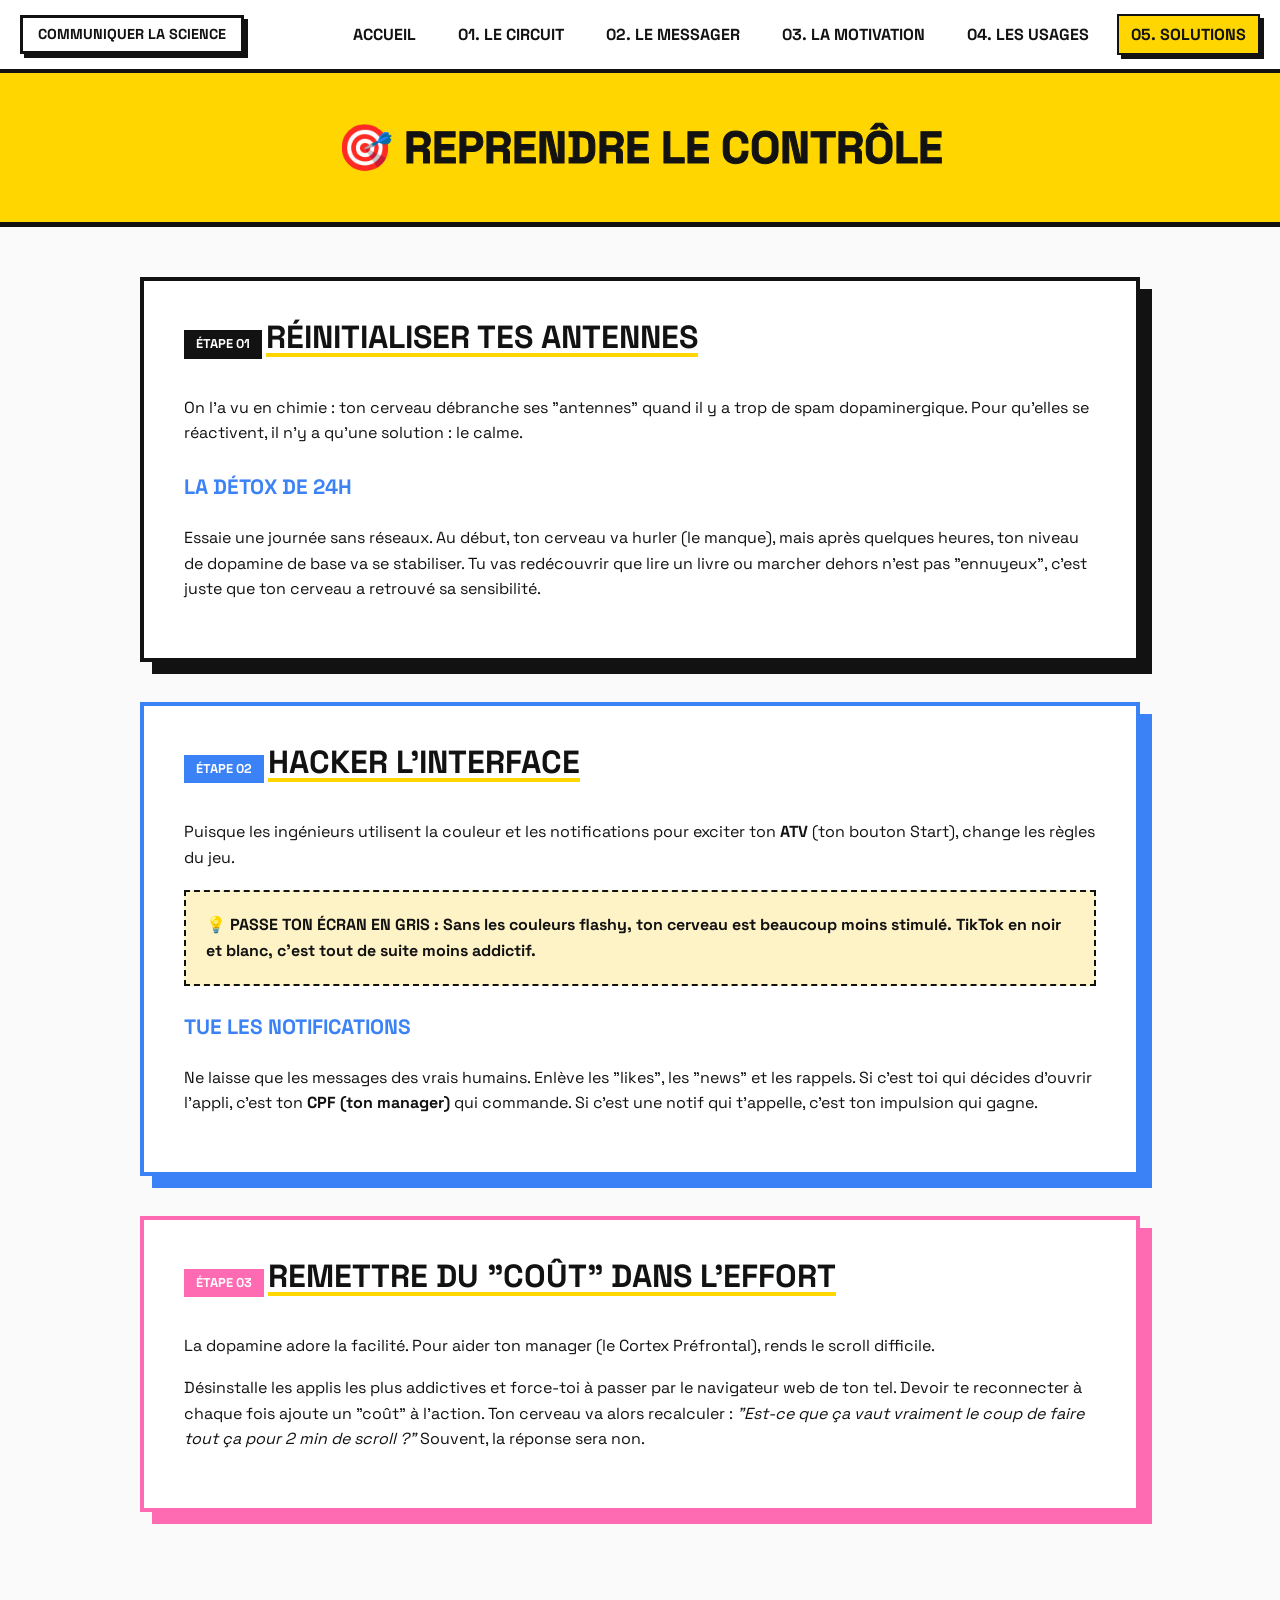
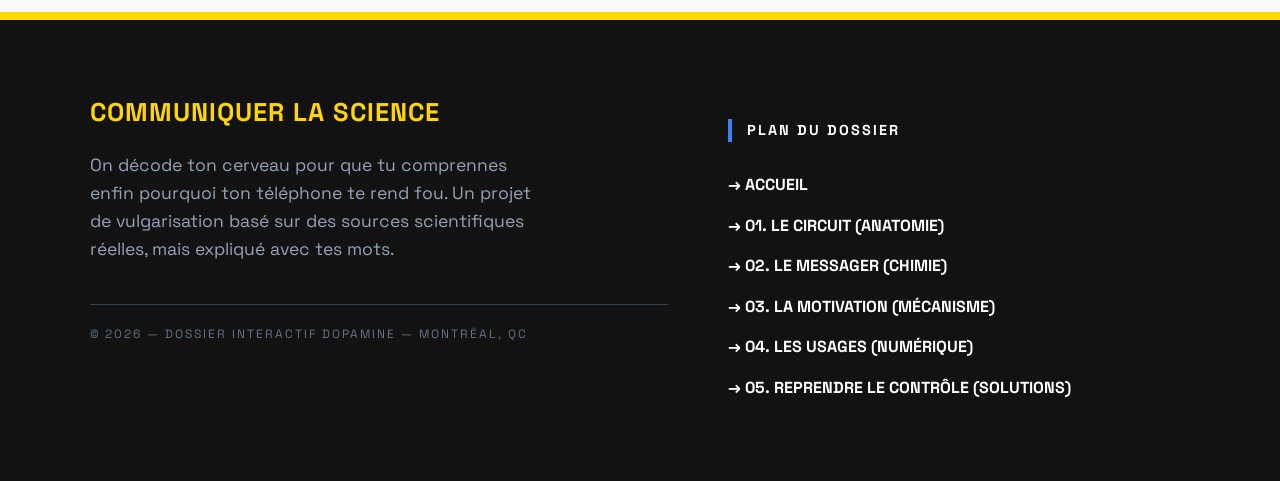
<file: solutions.html>
<!DOCTYPE html>
<html lang="fr">
<head>
    <meta charset="UTF-8">
    <title>05. SOLUTIONS | Communiquer la Science</title>
    <style>
        @import url('https://fonts.googleapis.com/css2?family=Space+Grotesk:wght@500;700;800&display=swap');
        :root { --bg: #fafafa; --yellow: #FFD600; --dark: #121212; --blue: #3b82f6; --pink: #FF6BB3; --green: #00FF66; }
        
        body { font-family: 'Space Grotesk', sans-serif; background-color: var(--bg); margin: 0; line-height: 1.6; color: var(--dark); }
        
        /* Navigation Sticky */
        nav { background: white; border-bottom: 4px solid var(--dark); padding: 15px 20px; display: flex; justify-content: space-between; align-items: center; position: sticky; top: 0; z-index: 1000; }
        .nav-brand { font-weight: 800; text-transform: uppercase; border: 3px solid var(--dark); padding: 5px 15px; box-shadow: 4px 4px 0 var(--dark); background: white; font-size: 0.9rem; }
        .nav-menu a { text-decoration: none; color: var(--dark); font-weight: 700; margin-left: 10px; padding: 8px 12px; border: 2px solid transparent; }
        .nav-menu a.active { background: var(--yellow); border: 2px solid var(--dark); box-shadow: 4px 4px 0 var(--dark); }

        /* Hero Section */
        .hero { background: var(--yellow); color: var(--dark); padding: 50px 20px; text-align: center; border-bottom: 5px solid var(--dark); }
        .hero h1 { font-size: 2.8rem; margin: 0; text-transform: uppercase; -webkit-text-stroke: 1px var(--dark); line-height: 1.1; }

        .container { max-width: 1000px; margin: 50px auto; padding: 0 20px; }
        
        /* Cartes Solutions */
        .solution-card { background: white; border: 4px solid var(--dark); padding: 40px; box-shadow: 12px 12px 0 var(--dark); margin-bottom: 40px; }
        .tag { background: var(--dark); color: white; padding: 4px 12px; font-size: 0.8rem; font-weight: 800; display: inline-block; margin-bottom: 20px; text-transform: uppercase; }
        
        h2 { font-size: 2rem; text-transform: uppercase; line-height: 1; margin-top: 0; margin-bottom: 20px; border-bottom: 4px solid var(--yellow); display: inline-block; }
        h3 { font-size: 1.3rem; color: var(--blue); text-transform: uppercase; margin-top: 25px; }

        .tip-box { background: #fef3c7; border: 2px dashed var(--dark); padding: 20px; margin-top: 20px; font-weight: 700; }

        footer { background: var(--dark); color: white; padding: 80px 20px; border-top: 8px solid var(--yellow); margin-top: 100px; }
    </style>
</head>
<body>

    <nav>
        <span class="nav-brand">Communiquer la science</span>
        <div class="nav-menu">
            <a href="index.html">ACCUEIL</a>
            <a href="anatomie.html">01. LE CIRCUIT</a>
            <a href="chimie.html">02. LE MESSAGER</a>
            <a href="mecanisme.html">03. LA MOTIVATION</a>
            <a href="addiction.html">04. LES USAGES</a>
            <a href="solutions.html" class="active">05. SOLUTIONS</a>
        </div>
    </nav>

    <header class="hero">
        <h1>🎯 REPRENDRE LE CONTRÔLE</h1>
    </header>

    <main class="container">
        
        <div class="solution-card">
            <span class="tag">Étape 01</span>
            <h2>Réinitialiser tes antennes</h2>
            <p>On l'a vu en chimie : ton cerveau débranche ses "antennes" quand il y a trop de spam dopaminergique. Pour qu'elles se réactivent, il n'y a qu'une solution : le calme.</p>
            <h3>La détox de 24h</h3>
            <p>Essaie une journée sans réseaux. Au début, ton cerveau va hurler (le manque), mais après quelques heures, ton niveau de dopamine de base va se stabiliser. Tu vas redécouvrir que lire un livre ou marcher dehors n'est pas "ennuyeux", c'est juste que ton cerveau a retrouvé sa sensibilité.</p>
        </div>

        <div class="solution-card" style="border-color: var(--blue); box-shadow: 12px 12px 0 var(--blue);">
            <span class="tag" style="background: var(--blue);">Étape 02</span>
            <h2> Hacker l'interface</h2>
            <p>Puisque les ingénieurs utilisent la couleur et les notifications pour exciter ton <b>ATV</b> (ton bouton Start), change les règles du jeu.</p>
            <div class="tip-box">
                💡 PASSE TON ÉCRAN EN GRIS : Sans les couleurs flashy, ton cerveau est beaucoup moins stimulé. TikTok en noir et blanc, c'est tout de suite moins addictif.
            </div>
            <h3>Tue les notifications</h3>
            <p>Ne laisse que les messages des vrais humains. Enlève les "likes", les "news" et les rappels. Si c'est toi qui décides d'ouvrir l'appli, c'est ton <b>CPF (ton manager)</b> qui commande. Si c'est une notif qui t'appelle, c'est ton impulsion qui gagne.</p>
        </div>

        <div class="solution-card" style="border-color: var(--pink); box-shadow: 12px 12px 0 var(--pink);">
            <span class="tag" style="background: var(--pink);">Étape 03</span>
            <h2>Remettre du "Coût" dans l'effort</h2>
            <p>La dopamine adore la facilité. Pour aider ton manager (le Cortex Préfrontal), rends le scroll difficile.</p>
            <p>Désinstalle les applis les plus addictives et force-toi à passer par le navigateur web de ton tel. Devoir te reconnecter à chaque fois ajoute un "coût" à l'action. Ton cerveau va alors recalculer : <i>"Est-ce que ça vaut vraiment le coup de faire tout ça pour 2 min de scroll ?"</i> Souvent, la réponse sera non.</p>
        </div>

    </main>

    <footer style="background: var(--dark); color: white; padding: 80px 20px; border-top: 8px solid var(--yellow); margin-top: 100px;">
    <div style="max-width: 1100px; margin: 0 auto; display: grid; grid-template-columns: 1.5fr 1.2fr; gap: 60px;">
        
        <div>
            <h3 style="text-transform: uppercase; color: var(--yellow); font-size: 1.6rem; margin-top: 0; letter-spacing: 1px; line-height: 1;">Communiquer la science</h3>
            <p style="color: #94a3b8; font-size: 1.1rem; line-height: 1.6; max-width: 450px; margin-top: 20px;">
                On décode ton cerveau pour que tu comprennes enfin pourquoi ton téléphone te rend fou. Un projet de vulgarisation basé sur des sources scientifiques réelles, mais expliqué avec tes mots.
            </p>
            <div style="margin-top: 40px; font-size: 0.75rem; color: #64748b; text-transform: uppercase; letter-spacing: 2px; border-top: 1px solid #334155; padding-top: 20px;">
                © 2026 — Dossier Interactif Dopamine — Montréal, QC
            </div>
        </div>

        <div>
            <h4 style="text-transform: uppercase; font-size: 0.9rem; letter-spacing: 2px; color: white; margin-bottom: 30px; border-left: 4px solid var(--blue); padding-left: 15px;">Plan du dossier</h4>
            <div style="display: grid; grid-template-columns: 1fr; gap: 15px;">
                <a href="index.html" style="color: white; text-decoration: none; font-weight: 700; font-size: 1rem; transition: 0.2s;" onmouseover="this.style.color='var(--yellow)'" onmouseout="this.style.color='white'">→ ACCUEIL</a>
                
                <a href="anatomie.html" style="color: white; text-decoration: none; font-weight: 700; font-size: 1rem; transition: 0.2s;" onmouseover="this.style.color='var(--green)'" onmouseout="this.style.color='white'">→ 01. LE CIRCUIT (ANATOMIE)</a>
                
                <a href="chimie.html" style="color: white; text-decoration: none; font-weight: 700; font-size: 1rem; transition: 0.2s;" onmouseover="this.style.color='var(--purple)'" onmouseout="this.style.color='white'">→ 02. LE MESSAGER (CHIMIE)</a>
                
                <a href="mecanisme.html" style="color: white; text-decoration: none; font-weight: 700; font-size: 1rem; transition: 0.2s;" onmouseover="this.style.color='var(--orange)'" onmouseout="this.style.color='white'">→ 03. LA MOTIVATION (MÉCANISME)</a>
                
                <a href="addiction.html" style="color: white; text-decoration: none; font-weight: 700; font-size: 1rem; transition: 0.2s;" onmouseover="this.style.color='var(--pink)'" onmouseout="this.style.color='white'">→ 04. LES USAGES (NUMÉRIQUE)</a>
                
                <a href="solutions.html" style="color: white; text-decoration: none; font-weight: 700; font-size: 1rem; transition: 0.2s;" onmouseover="this.style.color='var(--yellow)'" onmouseout="this.style.color='white'">→ 05. REPRENDRE LE CONTRÔLE (SOLUTIONS)</a>
            </div>
        </div>
    </div>
</footer>

</body>
</html>
</file>
